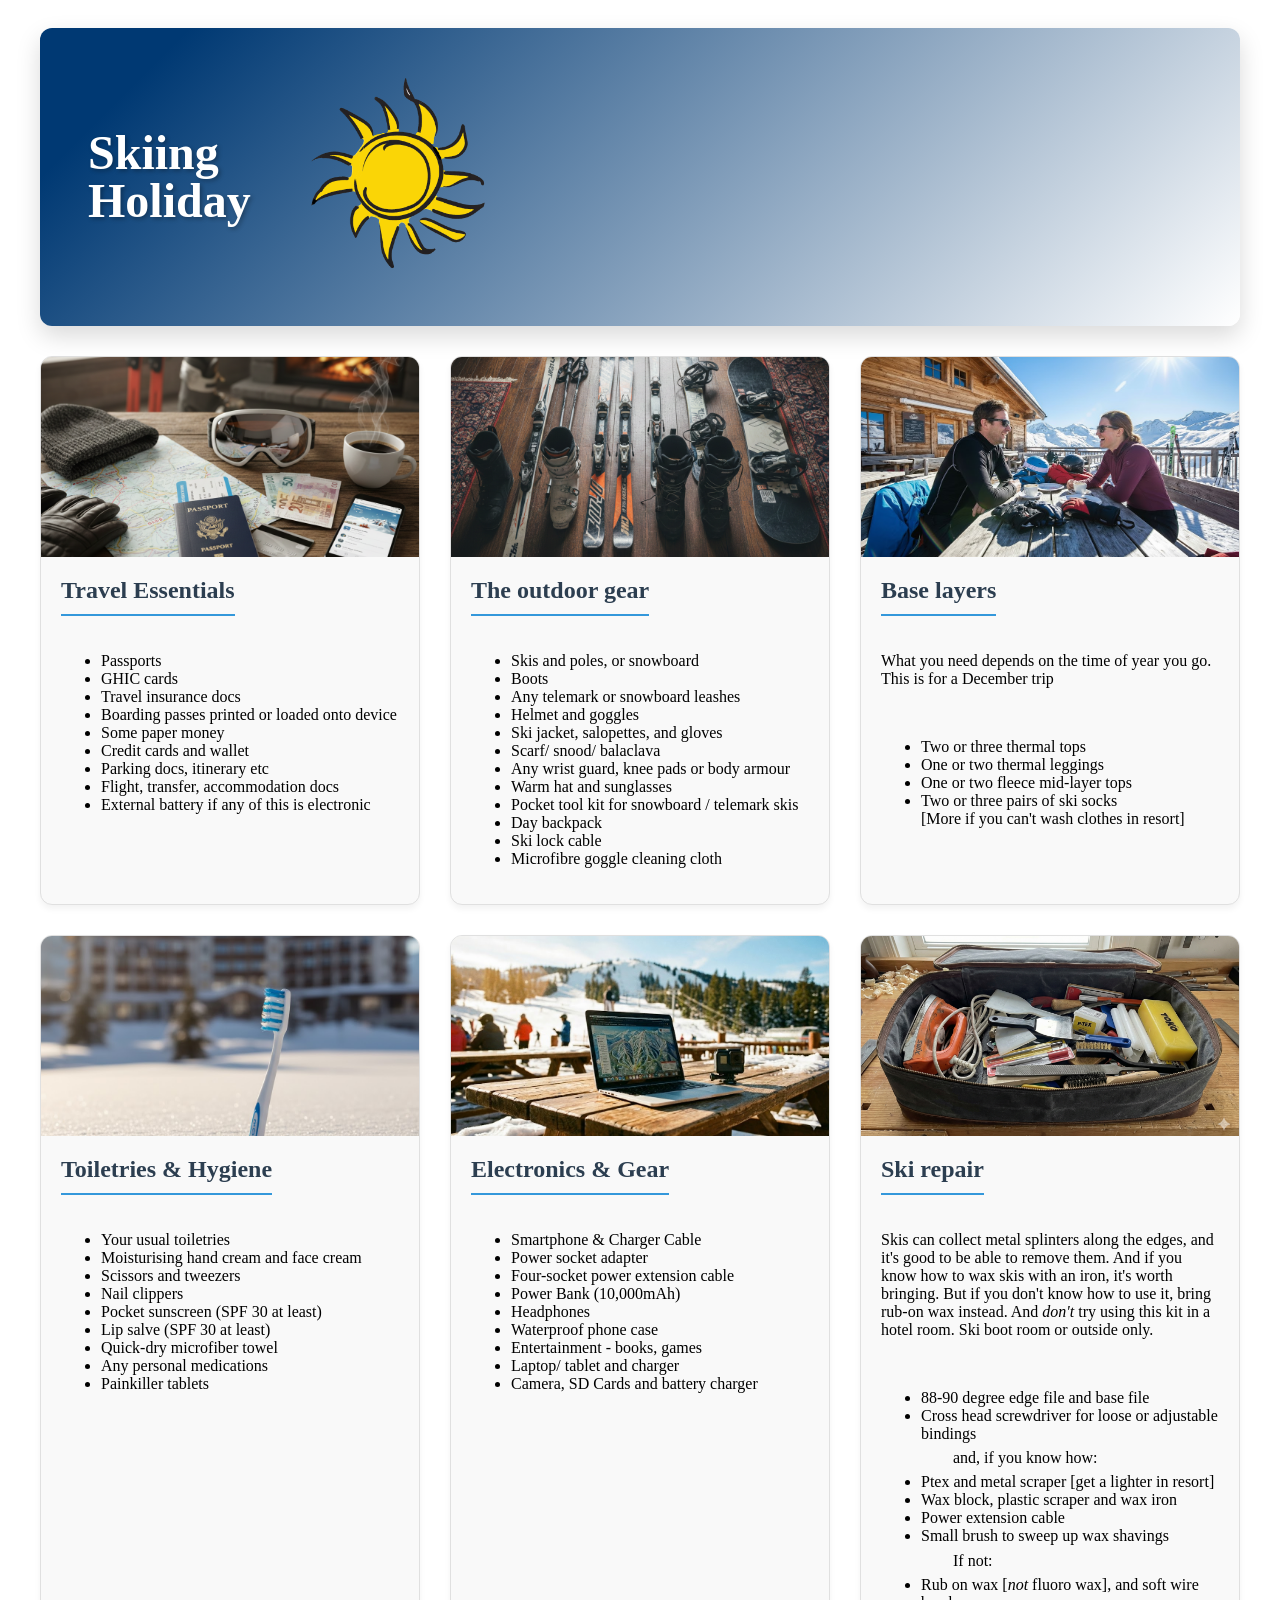
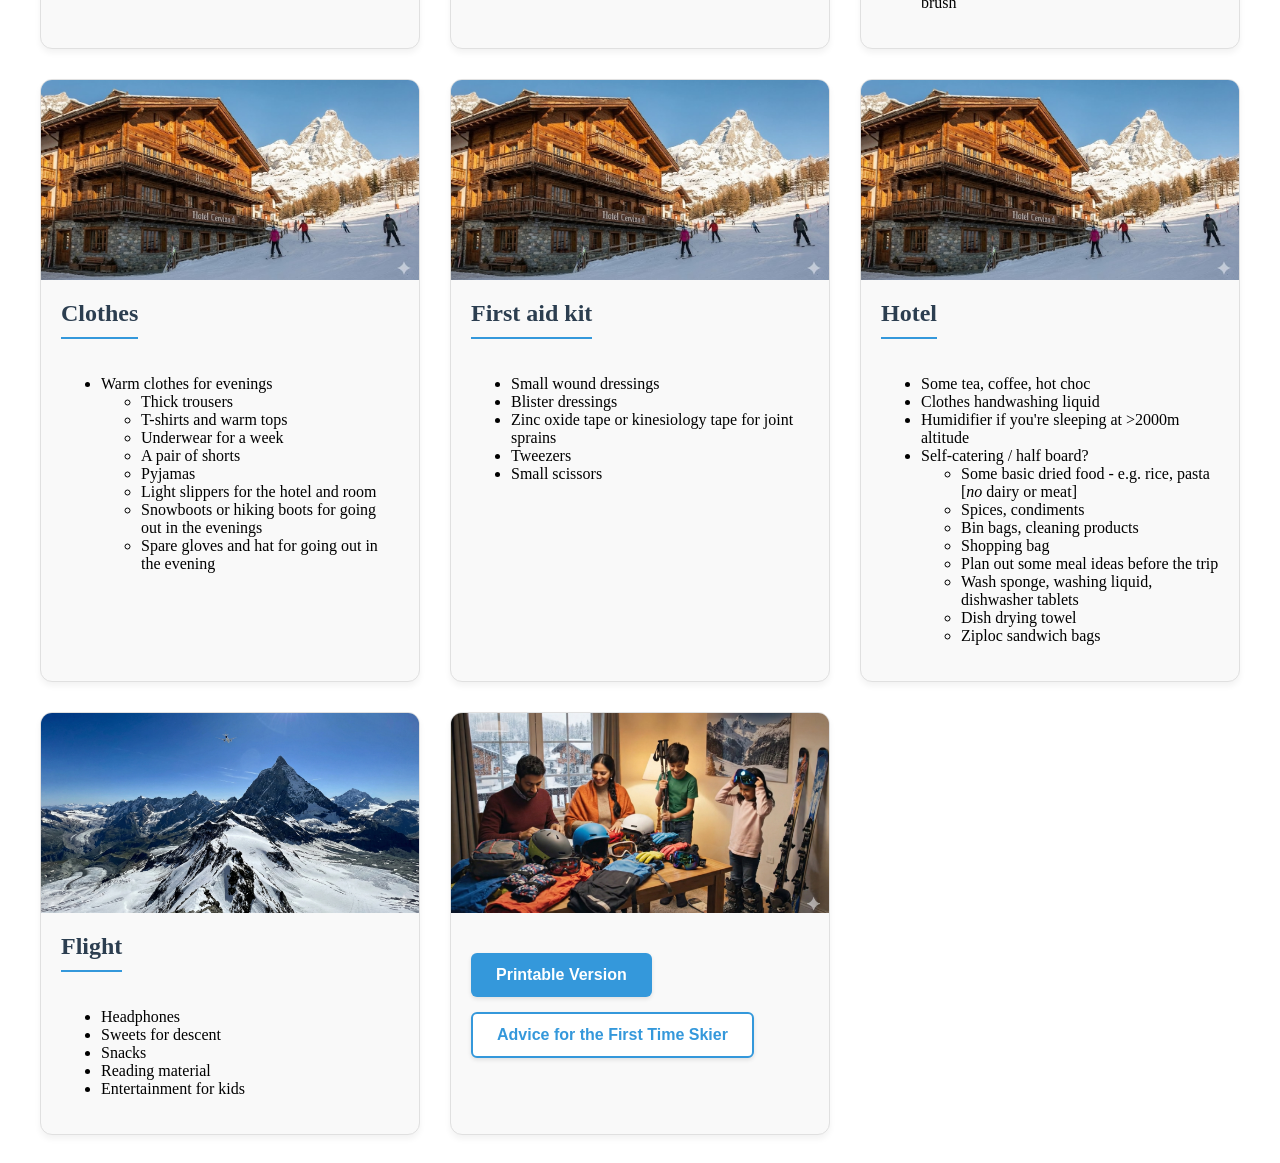
<file: public/content-ski-and-snowboard.html>
<!DOCTYPE html>
<html lang="en">
<head>
    <meta charset="UTF-8">
    <meta name="viewport" content="width=device-width, initial-scale=1.0">
    <title>Packingli</title>

    <!-- FONT
   <link rel="stylesheet" href="css/standard.css">
   -->
    <link rel="stylesheet" href="css/css-dashboard.css">

   <style>


   </style>
</head>
<body>
<div class="page-container">


    <!--
<h1>Skiing holiday for a week</h1>   -->

   <div class="title-card">
       <div class="title-text">

           <h1>Skiing Holiday</h1>

       </div>
       <div class="title-icon">
           <img style="height: 22%; width: 22%;" src="images/sun-transparent-background.png" alt="img">
       </div>
   </div>










          <section class="packing-section">
              <div class="packing-image">
                  <img src="images/zigzag/skiing-docs-and-cosy-room.jpg" alt="Electronics">
              </div>
              <article class="packing-content">
                  <h2>Travel Essentials</h2>
                  <br>
                  <ul>
                      <li>Passports</li>
                      <li>GHIC cards</li>
                      <li>Travel insurance docs</li>
                      <li>Boarding passes printed or loaded onto device</li>
                      <li>Some paper money</li>
                      <li>Credit cards and wallet</li>
                      <li>Parking docs, itinerary etc</li>
                      <li>Flight, transfer, accommodation docs</li>
                      <li>External battery if any of this is electronic</li>
                  </ul>
              </article>
          </section>


          <section class="packing-section">
              <div class="packing-image">
                  <img src="images/zigzag/skis-ai-generated.png" alt="ski kit">
              </div>
              <article class="packing-content">
                  <h2>The outdoor gear</h2>
                  <br>
                  <ul>
                      <li>Skis and poles, or snowboard</li>
                      <li>Boots</li>
                      <li>Any telemark or snowboard leashes</li>
                      <li>Helmet and goggles</li>
                      <li>Ski jacket, salopettes, and gloves</li>
                      <li>Scarf/ snood/ balaclava</li>
                      <li>Any wrist guard, knee pads or body armour</li>
                      <li>Warm hat and sunglasses</li>
                      <li>Pocket tool kit for snowboard / telemark skis</li>
                      <li>Day backpack</li>
                      <li>Ski lock cable</li>
                      <li>Microfibre goggle cleaning cloth</li>
                  </ul>
              </article>
          </section>




        <section class="packing-section">
            <div class="packing-image">
                <img src="images/zigzag/skiing-thermals-ai-gen.jpg" alt="Electronics">
            </div>
            <article class="packing-content">
                <h2>Base layers</h2>
                <p>What you need depends on the time of year you go.  This is for a December trip</p>
                <br>
                <ul>
                    <li>Two or three thermal tops</li>
                    <li>One or two thermal leggings</li>
                    <li>One or two fleece mid-layer tops</li>
                    <li>Two or three pairs of ski socks</li>
                    <li style="list-style-type: none">[More if you can't wash clothes in resort]</li>
                </ul>
            </article>
        </section>



        <section class="packing-section">
            <div class="packing-image">
                <img src="images/zigzag/skiing-toothbrush-ai-gen.jpg" alt="Toiletries">
            </div>
            <article class="packing-content">
                <h2>Toiletries & Hygiene</h2>
                <br>
                <ul>
                    <li>Your usual toiletries</li>
                    <li>Moisturising hand cream and face cream</li>
                    <li>Scissors and tweezers</li>
                    <li>Nail clippers</li>
                    <li>Pocket sunscreen (SPF 30 at least)</li>
                    <li>Lip salve (SPF 30 at least)</li>
                    <li>Quick-dry microfiber towel</li>
                    <li>Any personal medications</li>
                    <li>Painkiller tablets</li>
                </ul>
            </article>
        </section>


        <section class="packing-section">
            <div class="packing-image">
                <img src="images/zigzag/skiing-electronics-ai-gen.jpg" alt="Electronics">
            </div>
            <article class="packing-content">
                <h2>Electronics & Gear</h2>
                <br>
                <ul>
                    <li>Smartphone & Charger Cable</li>
                    <li>Power socket adapter</li>
                    <li>Four-socket power extension cable</li>
                    <li>Power Bank (10,000mAh)</li>
                    <li>Headphones</li>
                    <li>Waterproof phone case</li>
                    <li>Entertainment - books, games</li>
                    <li>Laptop/ tablet and charger</li>
                    <li>Camera, SD Cards and battery charger</li>
                </ul>
            </article>
        </section>

  <section class="packing-section">
      <div class="packing-image">
          <img src="images/zigzag/skiing%20-%20tool%20bag.png" alt="Toiletries">
      </div>
      <article class="packing-content">
          <h2>Ski repair</h2>
          <p>Skis can collect metal splinters along the edges, and it's good to be able to remove them. And if you know how to wax skis with an iron, it's worth bringing.  But if you don't know how to use it, bring rub-on wax instead. And <i>don't</i> try using this kit in a hotel room.  Ski boot room or outside only.  </p>
          <br>
          <ul>
              <li>88-90 degree edge file and base file</li>
              <li>Cross head screwdriver for loose or adjustable bindings</li>

              <li style="list-style-type: none; padding-top: 0.4em; padding-bottom: 0.4em; padding-left: 2em;">and, if you know how:</li>
              <li>Ptex and metal scraper [get a lighter in resort]</li>
              <li>Wax block, plastic scraper and wax iron</li>
              <li>Power extension cable</li>
              <li>Small brush to sweep up wax shavings</li>

              <li style="list-style-type: none; padding-top: 0.4em; padding-bottom: 0.4em; padding-left: 2em;">If not:</li>
              <li>Rub on wax [<i>not</i> fluoro wax], and soft wire brush</li>

                    </ul>
      </article>
  </section>


    <section class="packing-section">
        <div class="packing-image">
            <img src="images/zigzag/skiing-hotel-image.jpg" alt="Toiletries">
        </div>
        <article class="packing-content">
            <h2>Clothes</h2>
            <br>
            <ul>
                <li>Warm clothes for evenings
                    <ul>
                        <li>Thick trousers</li>
                        <li>T-shirts and warm tops</li>
                        <li>Underwear for a week</li>
                        <li>A pair of shorts</li>
                        <li>Pyjamas</li>
                        <li>Light slippers for the hotel and room</li>
                        <li>Snowboots or hiking boots for going out in the evenings</li>
                        <li>Spare gloves and hat for going out in the evening</li>
                    </ul>
                </li>
            </ul>
            </ul>
        </article>
    </section>


    <section class="packing-section">
        <div class="packing-image">
            <img src="images/zigzag/skiing-hotel-image.jpg" alt="Toiletries">
        </div>
        <article class="packing-content">
            <h2>First aid kit</h2>
            <br>

        <ul>
            <li>Small wound dressings</li>
            <li>Blister dressings</li>
            <li>Zinc oxide tape or kinesiology tape for joint sprains</li>
            <li>Tweezers</li>
            <li>Small scissors</li>

        </ul>
    </article>
    </section>



    <section class="packing-section">
      <div class="packing-image">
          <img src="images/zigzag/skiing-hotel-image.jpg" alt="Toiletries">
      </div>
      <article class="packing-content">
          <h2>Hotel</h2>
          <br>
          <ul>

              <li>Some tea, coffee, hot choc</li>
              <li>Clothes handwashing liquid</li>
              <li>Humidifier if you're sleeping at >2000m altitude</li>

              <li>Self-catering / half board?
                  <ul>
                      <li>Some basic dried food - e.g. rice, pasta [<i>no</i> dairy or meat]</li>
                      <li>Spices, condiments</li>
                      <li>Bin bags, cleaning products</li>
                      <li>Shopping bag</li>
                      <li>Plan out some meal ideas before the trip</li>
                      <li>Wash sponge, washing liquid, dishwasher tablets</li>
                      <li>Dish drying towel</li>
                      <li>Ziploc sandwich bags</li>
                  </ul>
              </li>



          </ul>
      </article>
  </section>

  <section class="packing-section">
      <div class="packing-image">
          <img src="images/zigzag/skiing-image-plane-and-matterhorn.png" alt="Toiletries">
      </div>
      <article class="packing-content">
          <h2>Flight</h2>
          <br>
          <ul>
              <li>Headphones</li>
              <li>Sweets for descent</li>
              <li>Snacks</li>
              <li>Reading material</li>
              <li>Entertainment for kids</li>

          </ul>
      </article>
  </section>


    <section class="packing-section">
        <div class="packing-image">
            <img src="images/zigzag/skiing-ai-gen-family-packing.png" alt="Toiletries">
        </div>
        <article class="packing-content">
    <div class="ski-button-container">
        <button class="btn-ski btn-print" onclick="window.print()">
            Printable Version
        </button>

        <a href="advice-for-first-time-skier.html" class="btn-ski btn-link">
            Advice for the First Time Skier
        </a>
    </div>
        </article>
    </section>



  <!-- Template, make a copy
  <section class="packing-section">
      <div class="packing-image">
          <img src="images/zigzag/" alt="Toiletries">
      </div>
      <article class="packing-content">
          <h2>Header</h2>
          <p>Optional blurb</p>
          <br>
          <ul>
              <li></li>
              <li></li>
              <li></li>

          </ul>
      </article>
  </section>
  -->




          </div>
          </body>
          </html>
</file>
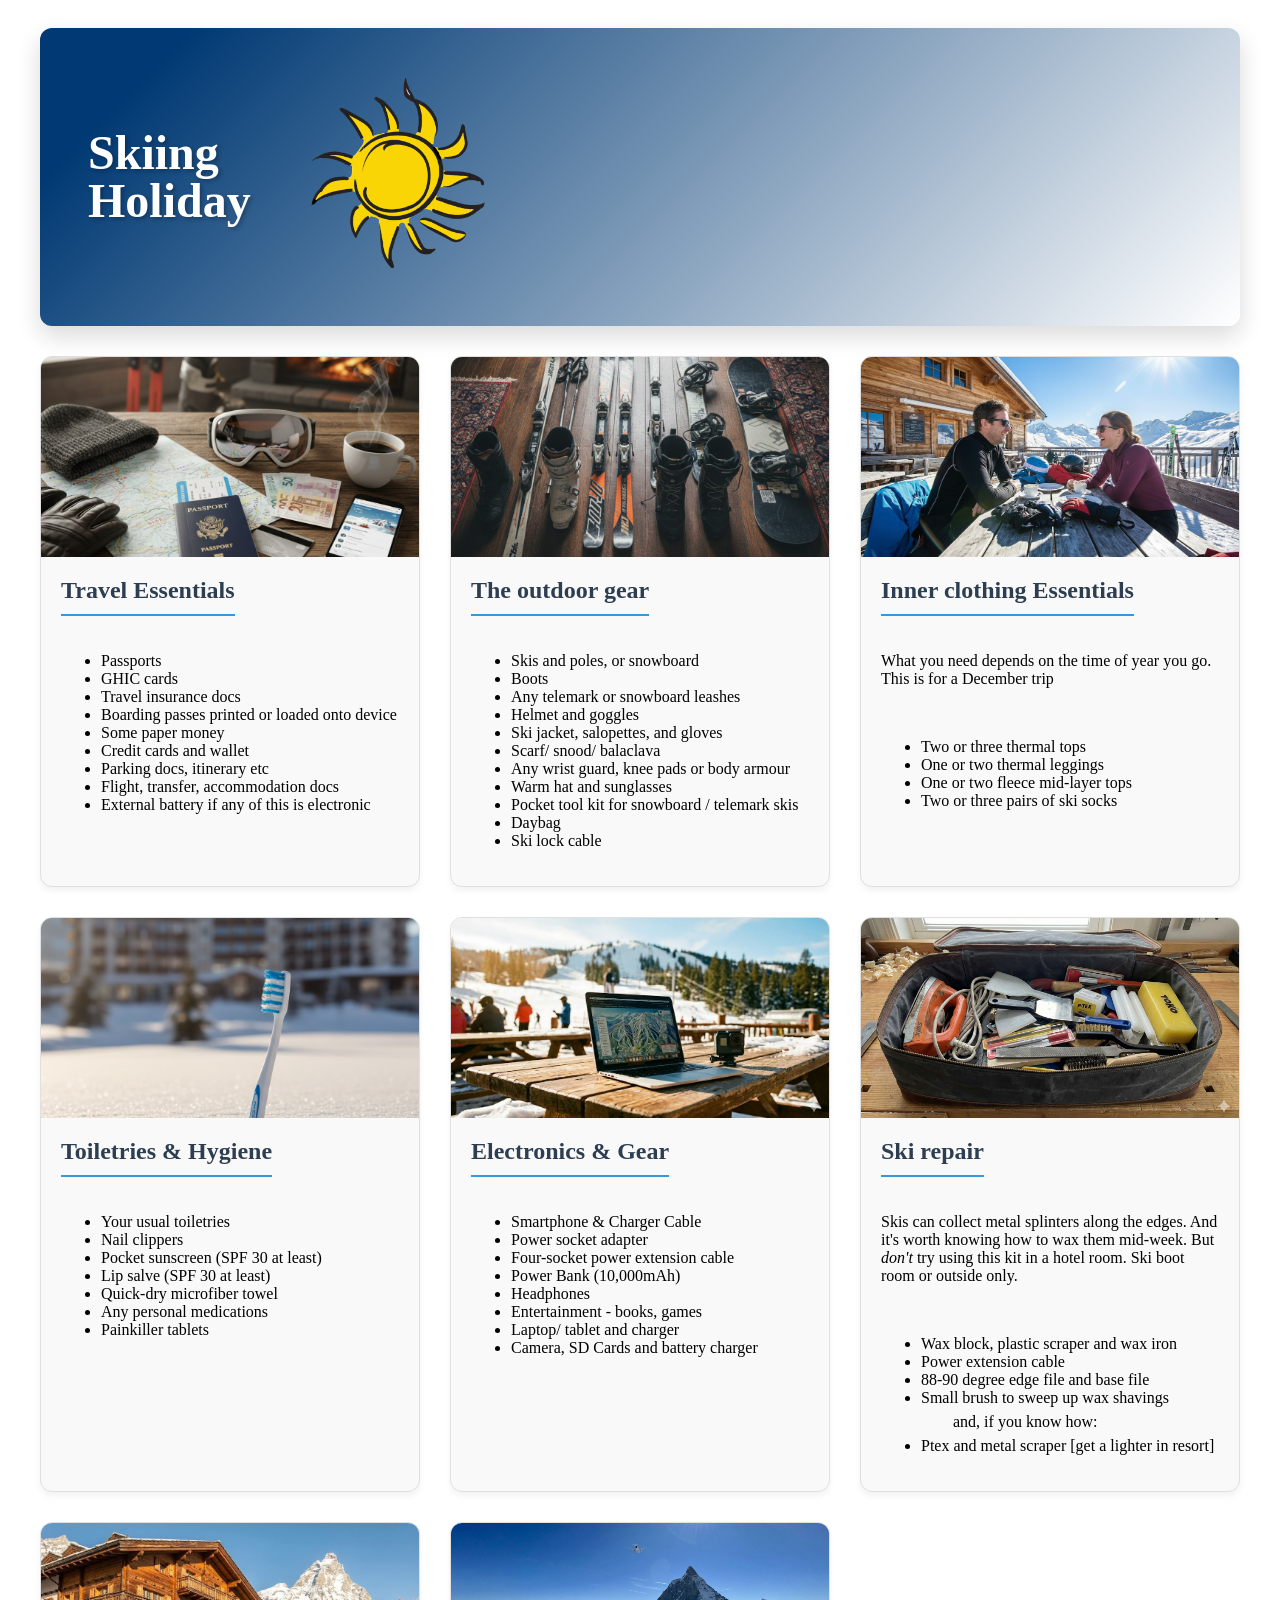
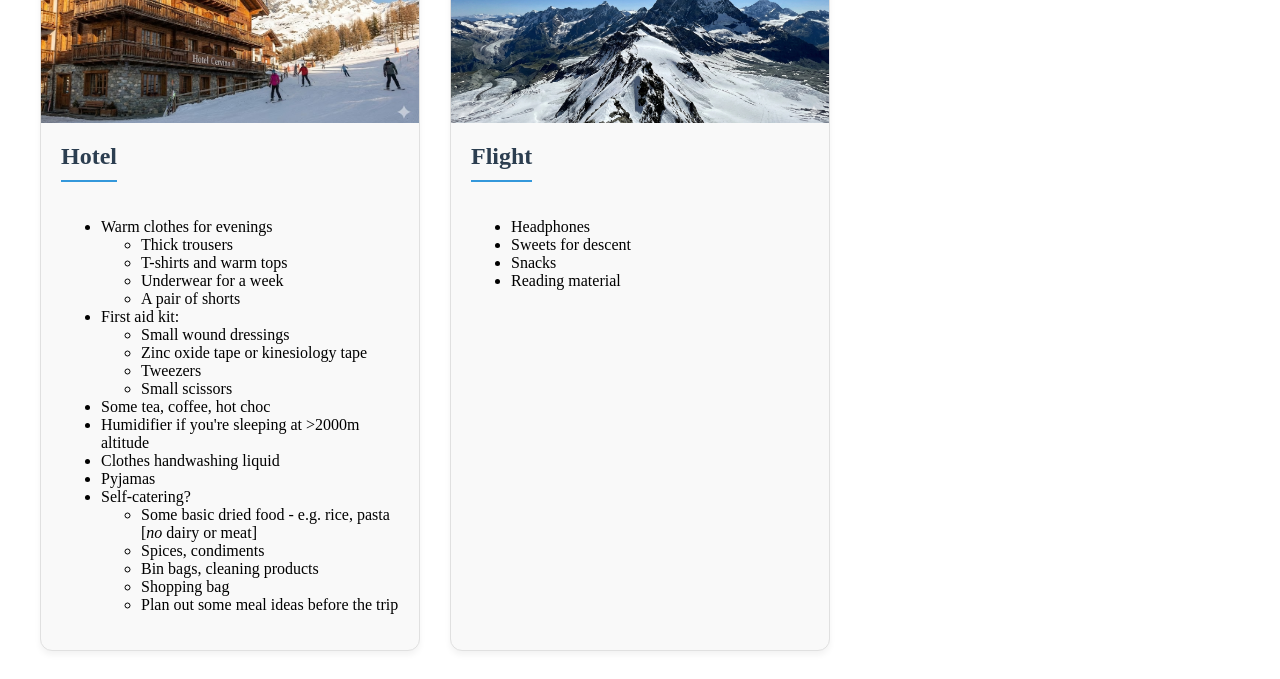
<file: public/content-skiing2.html>
<!DOCTYPE html>
<html lang="en">
<head>
    <meta charset="UTF-8">
    <meta name="viewport" content="width=device-width, initial-scale=1.0">
    <title>Skiing</title>

    <!-- FONT
   <link rel="stylesheet" href="css/standard.css">
   -->
    <link rel="stylesheet" href="css/css-dashboard.css">

   <style>


   </style>
</head>
<body>
<div class="page-container">


    <!--
<h1>Skiing holiday for a week</h1>   -->

   <div class="title-card">
       <div class="title-text">

           <h1>Skiing Holiday</h1>

       </div>
       <div class="title-icon">
           <img style="height: 22%; width: 22%;" src="images/sun-transparent-background.png" alt="img">
       </div>
   </div>










          <section class="packing-section">
              <div class="packing-image">
                  <img src="images/zigzag/skiing-docs-and-cosy-room.jpg" alt="Electronics">
              </div>
              <article class="packing-content">
                  <h2>Travel Essentials</h2>
                  <br>
                  <ul>
                      <li>Passports</li>
                      <li>GHIC cards</li>
                      <li>Travel insurance docs</li>
                      <li>Boarding passes printed or loaded onto device</li>
                      <li>Some paper money</li>
                      <li>Credit cards and wallet</li>
                      <li>Parking docs, itinerary etc</li>
                      <li>Flight, transfer, accommodation docs</li>
                      <li>External battery if any of this is electronic</li>
                  </ul>
              </article>
          </section>


          <section class="packing-section">
              <div class="packing-image">
                  <img src="images/zigzag/skis-ai-generated.png" alt="ski kit">
              </div>
              <article class="packing-content">
                  <h2>The outdoor gear</h2>
                  <br>
                  <ul>
                      <li>Skis and poles, or snowboard</li>
                      <li>Boots</li>
                      <li>Any telemark or snowboard leashes</li>
                      <li>Helmet and goggles</li>
                      <li>Ski jacket, salopettes, and gloves</li>
                      <li>Scarf/ snood/ balaclava</li>
                      <li>Any wrist guard, knee pads or body armour</li>
                      <li>Warm hat and sunglasses</li>
                      <li>Pocket tool kit for snowboard / telemark skis</li>
                      <li>Daybag</li>
                      <li>Ski lock cable</li>
                  </ul>
              </article>
          </section>




        <section class="packing-section">
            <div class="packing-image">
                <img src="images/zigzag/skiing-thermals-ai-gen.jpg" alt="Electronics">
            </div>
            <article class="packing-content">
                <h2>Inner clothing Essentials</h2>
                <p>What you need depends on the time of year you go.  This is for a December trip</p>
                <br>
                <ul>
                    <li>Two or three thermal tops</li>
                    <li>One or two thermal leggings</li>
                    <li>One or two fleece mid-layer tops</li>
                    <li>Two or three pairs of ski socks</li>
                </ul>
            </article>
        </section>



        <section class="packing-section">
            <div class="packing-image">
                <img src="images/zigzag/skiing-toothbrush-ai-gen.jpg" alt="Toiletries">
            </div>
            <article class="packing-content">
                <h2>Toiletries & Hygiene</h2>
                <br>
                <ul>
                    <li>Your usual toiletries</li>
                    <li>Nail clippers</li>
                    <li>Pocket sunscreen (SPF 30 at least)</li>
                    <li>Lip salve (SPF 30 at least)</li>
                    <li>Quick-dry microfiber towel</li>
                    <li>Any personal medications</li>
                    <li>Painkiller tablets</li>
                </ul>
            </article>
        </section>


        <section class="packing-section">
            <div class="packing-image">
                <img src="images/zigzag/skiing-electronics-ai-gen.jpg" alt="Electronics">
            </div>
            <article class="packing-content">
                <h2>Electronics & Gear</h2>
                <br>
                <ul>
                    <li>Smartphone & Charger Cable</li>
                    <li>Power socket adapter</li>
                    <li>Four-socket power extension cable</li>
                    <li>Power Bank (10,000mAh)</li>
                    <li>Headphones</li>
                    <li>Entertainment - books, games</li>
                    <li>Laptop/ tablet and charger</li>
                    <li>Camera, SD Cards and battery charger</li>
                </ul>
            </article>
        </section>

  <section class="packing-section">
      <div class="packing-image">
          <img src="images/zigzag/skiing%20-%20tool%20bag.png" alt="Toiletries">
      </div>
      <article class="packing-content">
          <h2>Ski repair</h2>
          <p>Skis can collect metal splinters along the edges. And it's worth knowing how to wax them mid-week. But <i>don't</i> try using this kit in a hotel room.  Ski boot room or outside only.  </p>
          <br>
          <ul>
              <li>Wax block, plastic scraper and wax iron</li>
              <li>Power extension cable</li>
              <li>88-90 degree edge file and base file</li>
              <li>Small brush to sweep up wax shavings</li>

              <li style="list-style-type: none; padding-top: 0.4em; padding-bottom: 0.4em; padding-left: 2em;">and, if you know how:</li>
              <li>Ptex and metal scraper [get a lighter in resort]</li>


          </ul>
      </article>
  </section>



  <section class="packing-section">
      <div class="packing-image">
          <img src="images/zigzag/skiing-hotel-image.jpg" alt="Toiletries">
      </div>
      <article class="packing-content">
          <h2>Hotel</h2>
          <br>
          <ul>
              <li>Warm clothes for evenings
              <ul>
                  <li>Thick trousers</li>
                  <li>T-shirts and warm tops</li>
                  <li>Underwear for a week</li>
                  <li>A pair of shorts</li>

              </ul>
              </li>

              <li>First aid kit:
              <ul>
                  <li>Small wound dressings</li>
                  <li>Zinc oxide tape or kinesiology tape</li>
                  <li>Tweezers</li>
                  <li>Small scissors</li>

              </ul></li>


              <li>Some tea, coffee, hot choc</li>
              <li>Humidifier if you're sleeping at >2000m altitude</li>
              <li>Clothes handwashing liquid</li>
              <li>Pyjamas</li>
              <li>Self-catering?
              <ul>
                  <li>Some basic dried food - e.g. rice, pasta [<i>no</i> dairy or meat]</li>
                  <li>Spices, condiments</li>
                  <li>Bin bags, cleaning products</li>
                  <li>Shopping bag</li>
                  <li>Plan out some meal ideas before the trip</li>
              </ul>
              </li>
          </ul>
      </article>
  </section>

  <section class="packing-section">
      <div class="packing-image">
          <img src="images/zigzag/skiing-image-plane-and-matterhorn.png" alt="Toiletries">
      </div>
      <article class="packing-content">
          <h2>Flight</h2>
          <br>
          <ul>
              <li>Headphones</li>
              <li>Sweets for descent</li>
              <li>Snacks</li>
              <li>Reading material</li>

          </ul>
      </article>
  </section>


  <!-- Template, make a copy
  <section class="packing-section">
      <div class="packing-image">
          <img src="images/zigzag/" alt="Toiletries">
      </div>
      <article class="packing-content">
          <h2>Header</h2>
          <p>Optional blurb</p>
          <br>
          <ul>
              <li></li>
              <li></li>
              <li></li>

          </ul>
      </article>
  </section>
  -->




          </div>
          </body>
          </html>
</file>
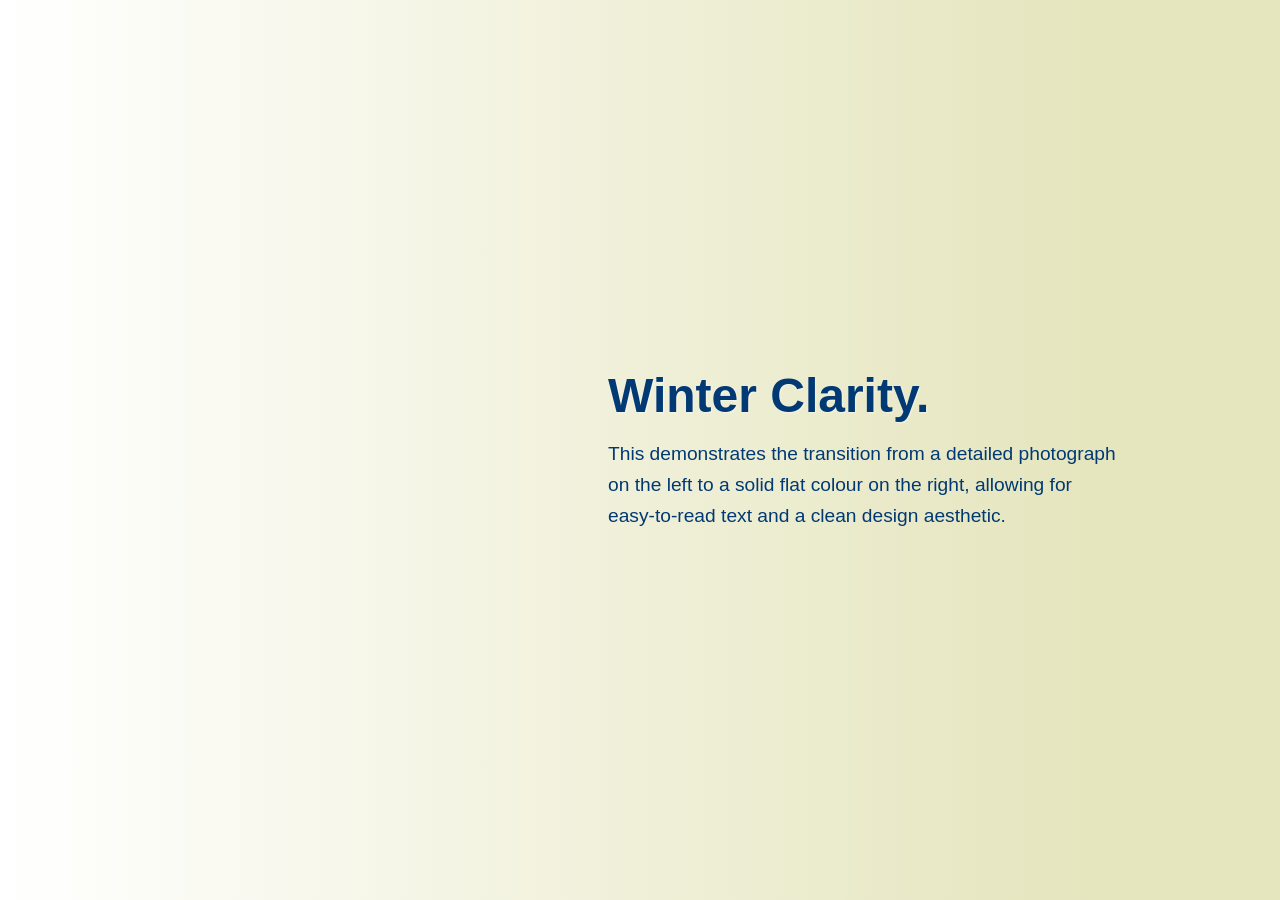
<file: public/tempFE.html>
<!DOCTYPE html>
<html lang="en">
<head>
    <meta charset="UTF-8">
    <meta name="viewport" content="width=device-width, initial-scale=1.0">
    <style>
        /* Reset basic margins for the demo */
        body, h1, p {
          margin: 0;
          padding: 0;
          font-family: sans-serif;
        }

        /* The Container with the Effect */
        .hero-section {
          /* 1. Define size */
          height: 100vh; /* Full viewport height */
          width: 100%;

          /* 2. The Magic: Multiple Backgrounds */
          background:
            /* Top Layer: Gradient from Transparent (left) to Solid #E5E5BE (right) */
            linear-gradient(to right, transparent 0%, #E5E5BE 85%),

            /* Bottom Layer: The Snow Photograph */
            url('https://images.unsplash.com/photo-1491002052546-bf38f186af56?q=80&w=2000&auto=format&fit=crop') no-repeat center left;

          /* Ensure the image covers the area */
          background-size: cover;

          /* Flexbox to position the text content */
          display: flex;
          align-items: center; /* Vertically center */
          justify-content: flex-end; /* Push text to the right side */
        }

        /* Styling the Content Box */
        .content-box {
          width: 40%;        /* Occupy the right side of the screen */
          margin-right: 10%; /* Add spacing from the right edge */
          color: #003973;    /* Dark blue text for contrast against #E5E5BE */
          padding: 2rem;
        }

        .content-box h1 {
          font-size: 3rem;
          margin-bottom: 1rem;
          /* Optional: Slight text shadow if the gradient isn't fully opaque */
          text-shadow: 1px 1px 2px rgba(255,255,255,0.5);
        }

        .content-box p {
          font-size: 1.2rem;
          line-height: 1.6;
        }

        /* Mobile Adjustment */
        @media (max-width: 768px) {
          .hero-section {
            /* On mobile, change gradient to vertical (top to bottom) so text sits under the image */
            background:
              linear-gradient(to bottom, transparent 0%, #E5E5BE 70%),
              url('https://images.unsplash.com/photo-1491002052546-bf38f186af56?q=80&w=2000&auto=format&fit=crop') no-repeat center top;
            background-size: cover;
            justify-content: center;
            align-items: flex-end; /* Push text to bottom */
          }
          .content-box {
            width: 90%;
            margin: 0 0 2rem 0;
            text-align: center;
          }
        }
    </style>
</head>
<body>

<div class="hero-section">
    <div class="content-box">
        <h1>Winter Clarity.</h1>
        <p>
            This demonstrates the transition from a detailed photograph on the left
            to a solid flat colour on the right, allowing for easy-to-read text
            and a clean design aesthetic.
        </p>
    </div>
</div>

</body>
</html>
</file>
<file: public/css/standard.css>
/*
    Key Breakpoints to Consider
    320px: Smallest common mobile view.
    375px / 390px: Modern smartphone widths (iPhone X/11, Android).
    576px: Often used as the start of the "Small" (sm) breakpoint (e.g., landscape phones/small tablets).
    768px: A classic tablet portrait breakpoint, also often the start of "Medium" (md).
    992px: A common transition for larger tablets/small desktops (e.g., "Large" (lg)).
    1200px: Standard for desktop monitors (e.g., "Extra Large" (xl)).
    1440px+: For very large or ultrawide screens.
    */

        /*  =========================================
           1. CONFIGURATION (Edit these values)
           ========================================= */
        :root {
            /* DESKTOP: Width of the image column (e.g., 50%, 40%, 600px) */
            --desktop-img-width: 50%;

            /* DESKTOP: Minimum height to prevent thin slivers if text is too short */
            --desktop-min-height: 400px;

            /* MOBILE: Fixed height for the image header */
            --mobile-img-height: 250px;

            /* COLORS & FONTS */
            --bg-color: #f9f9f9;
            --text-color: #333;
            --accent-color: #2c3e50;
            --font-main: system-ui, -apple-system, "Segoe UI", Roboto, Helvetica, Arial, sans-serif;
        }

        /* =========================================
           2. GLOBAL RESET & TYPOGRAPHY
           ========================================= */
        * {
            box-sizing: border-box;
            margin: 0;
            padding: 0;
        }

        body {
            font-family: var(--font-main);
            line-height: 1.6;
            color: var(--text-color);
            background-color: var(--bg-color);
        }

        h1 {
            text-align: center;
            padding: 2rem;
            background: white;
            margin-bottom: 2rem;
        }

        h2 {
            margin-bottom: 1rem;
            color: var(--accent-color);
        }

        ul {
            list-style-type: none; /* Custom styling can be added here */
            padding-left: 0;
        }

        li {
            margin-bottom: 0.15rem;
            padding-left: 1.5rem;
            position: relative;
        }

        li::before {
            content: ""; /* Custom bullet */
            position: absolute;
            left: 0;
            color: var(--accent-color);
        }

        /* =========================================
           3. PACKING SECTION LAYOUT
           ========================================= */

        /* The Wrapper for each list item */
        .packing-section {
            display: flex;
            width: 100%;
            background: white;
            margin-bottom: 0; /* Continuous look, add margin if you want gaps */

            /* CRITICAL: Ensures the image stretches to match text height */
            align-items: stretch;
        }

        /* The Image Container */
        .packing-image {
            /* Fix the width, do not grow or shrink */
            flex: 0 0 var(--desktop-img-width);
            position: relative;
            overflow: hidden;

            /* Mitigation for "short text" issue */
            min-height: var(--desktop-min-height);
        }

        /* The Actual Image */
        .packing-image img {
            width: 100%;
            height: 100%;
            display: block;

            /* CRITICAL: crops the image to fill the box without distortion */
            object-fit: cover;
            object-position: center;
        }

        /* The Text Container */
        .packing-content {
            flex: 1; /* Take up remaining space */
            padding: 3rem;
            display: flex;
            flex-direction: column;
            justify-content: center; /* Centers text vertically */
        }

        /* =========================================
           4. ZIG-ZAG LOGIC (Desktop Only)
           ========================================= */

        /* Select every EVEN section (2, 4, 6...) and reverse the row */
        .packing-section:nth-child(even) {
            flex-direction: row-reverse;
        }

        /* =========================================
           5. MOBILE LAYOUT (< 768px)
           ========================================= */
        @media (max-width: 768px) {
            .packing-section,
            .packing-section:nth-child(even) {
                /* Stack them vertically */
                flex-direction: column;
            }

            .packing-image {
                width: 100%;
                flex: none; /* Reset the flex sizing */

                /* Apply the manual mobile height adjustment */
                height: var(--mobile-img-height);
                min-height: 0; /* Override desktop min-height */
            }

            .packing-content {
                padding: 2rem 1.5rem;
                width: 100%;
            }
}

/* =========================================
   PAGE MARGINS (Using a Container)
   ========================================= */

/* 1. Reset Body to avoid conflicts */
body {
    margin: 0;
    width: 100%;
    overflow-x: hidden; /* Prevents accidental side scrolling */
}

/* 2. The Wrapper handles the margins */
.page-container {
    /* Desktop Default: 15% Margin on both sides */
    margin-left: 15%;
    margin-right: 15%;

    /* Ensures the container calculates width correctly */
    width: auto;
    max-width: 100%;
}

/* 3. TABLET OVERRIDE (< 1024px) */
@media (max-width: 1024px) {
    .page-container {
        margin-left: 5%;
        margin-right: 5%;
    }
}

/* 4. MOBILE OVERRIDE (< 768px) */
@media (max-width: 768px) {
    .page-container {
        margin-left: 0;
        margin-right: 0;
    }
}


        }
</file>
<file: public/css/css-dashboard.css>
/* The title card css */

/* The Main Title Card Container */
.title-card {
    /* KEY: This makes the card span the full width of the grid */
    grid-column: 1 / -1;

    /* Visual Styling */
    background: linear-gradient(135deg, #003973 10%, #ffffff 100%); /* "Snow on the Horizon" Blue to White-Gold */
    /* Alternative "Deep Winter" Gradient:
       background: linear-gradient(to right, #243B55, #141E30);   E5E5BE
    */

    color: white;
    padding: 3rem;
    border-radius: 12px;
    box-shadow: 0 10px 25px rgba(0,0,0,0.15); /* Slightly deeper shadow than other cards */
    display: flex;
    align-items: center;
    justify-content: space-between;
    overflow: hidden;
    position: relative;
}

/* Typography Styling */
.title-text h1 {
    margin: 10px 0;
    font-size: 3rem;
    font-weight: 800;
    text-shadow: 2px 2px 4px rgba(0,0,0,0.3);
    line-height: 1;
}

.trip-tag {
    background: rgba(255,255,255,0.2); /* Semi-transparent white */
    padding: 5px 12px;
    border-radius: 20px;
    font-size: 0.8rem;
    font-weight: bold;
    letter-spacing: 1px;
    text-transform: uppercase;
    backdrop-filter: blur(5px); /* Frosted glass effect */
}

.subtitle {
    margin: 0;
    font-size: 1.2rem;
    opacity: 0.9;
    font-weight: 300;
}

/* The Icon on the right */
.title-icon {

}

/* Mobile tweak: Stack them if the screen is tiny */
@media (max-width: 600px) {
    .title-card {
        flex-direction: column;
        text-align: center;
        padding: 2rem;
    }
    .title-icon {

    }
}



/* Content cards css */

/* 1. Turn the container into a Grid */
.page-container {
    max-width: 1200px;
    margin: 0 auto;
    padding: 20px;
    display: grid;
    /* This automatically fits columns based on width */
    grid-template-columns: repeat(auto-fit, minmax(300px, 1fr));
    gap: 30px;
}

/* 2. Style the individual sections as Cards */
.packing-section {
    background: #f9f9f9;
    border: 1px solid #e0e0e0;
    border-radius: 12px;
    overflow: hidden; /* Keeps image inside rounded corners */
    display: flex;
    flex-direction: column; /* Stacks image on top of text */
    box-shadow: 0 4px 6px rgba(0,0,0,0.05);
    transition: transform 0.2s;
}

.packing-section:hover {
    transform: translateY(-5px); /* Subtle lift effect */
}

/* 3. Control the Image */
.packing-image img {
    width: 100%;
    height: 200px; /* Fixed height for consistency */
    object-fit: cover; /* Crops image nicely to fill the box */
    display: block;
}

/* 4. Style the Content */
.packing-content {
    padding: 20px;
}

.packing-content h2 {
    margin-top: 0;
    font-size: 1.5rem;
    color: #2c3e50;
    border-bottom: 2px solid #3498db; /* Alpine blue accent */
    padding-bottom: 10px;
    display: inline-block;
}

/* FOOTER BUTTON STYLING */

/* CSS Variables - Change these Hex codes to match your website's theme */
:root {
  --primary-color: #2c3e50; /* Dark Blue/Grey - Example matching text */
  --accent-color: #3498db;  /* Bright Ski Blue - Example for buttons */
  --text-white: #ffffff;
  --hover-darken: rgba(0, 0, 0, 0.1);
}

.ski-button-container {
  display: flex;
  gap: 15px; /* Space between buttons */
  flex-wrap: wrap;
  margin-top: 20px;
  margin-bottom: 20px;
}

/* Shared Button Styles */
.btn-ski {
  display: inline-flex;
  align-items: center;
  justify-content: center;
  padding: 12px 24px;
  font-family: -apple-system, BlinkMacSystemFont, "Segoe UI", Roboto, Helvetica, Arial, sans-serif;
  font-size: 16px;
  font-weight: 600;
  border-radius: 6px; /* Slightly rounded corners */
  cursor: pointer;
  transition: all 0.2s ease-in-out;
  text-decoration: none; /* Removes underline from links */
  border: 1px solid transparent;
  box-shadow: 0 2px 4px rgba(0,0,0,0.1); /* Subtle shadow */
}

/* Specific Style for Printable Version (Primary Action) */
.btn-print {
  background-color: var(--accent-color);
  color: var(--text-white);
}

.btn-print:hover {
  background-color: #2980b9; /* Slightly darker shade of blue */
  transform: translateY(-1px);
  box-shadow: 0 4px 6px rgba(0,0,0,0.15);
}

/* Specific Style for Advice Link (Secondary Action) */
.btn-link {
  background-color: white;
  color: var(--accent-color);
  border: 2px solid var(--accent-color);
}

.btn-link:hover {
  background-color: var(--accent-color);
  color: var(--text-white);
  transform: translateY(-1px);
  box-shadow: 0 4px 6px rgba(0,0,0,0.15);
}

/* Mobile Responsive Tweaks */
@media (max-width: 600px) {
  .ski-button-container {
    flex-direction: column;
    align-items: stretch;
  }

  .btn-ski {
    width: 100%; /* Full width buttons on mobile */
  }
</file>
